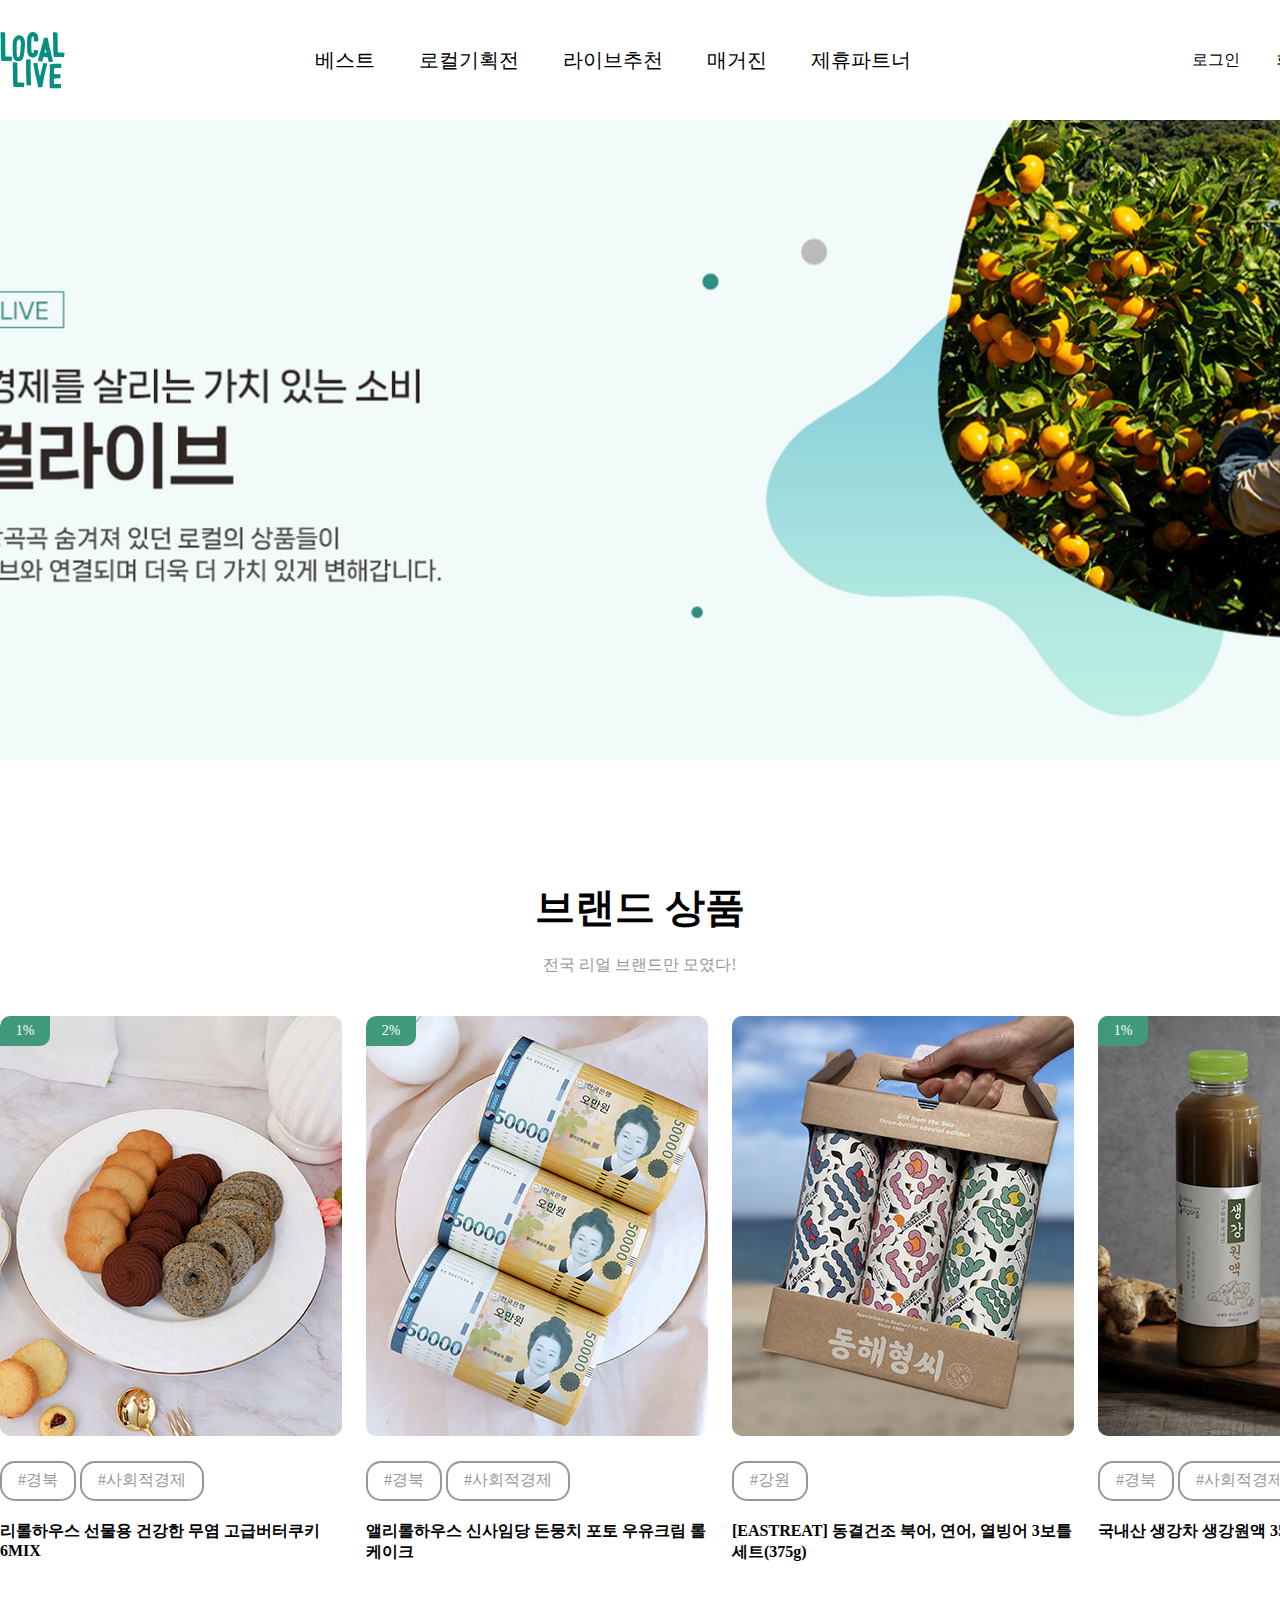
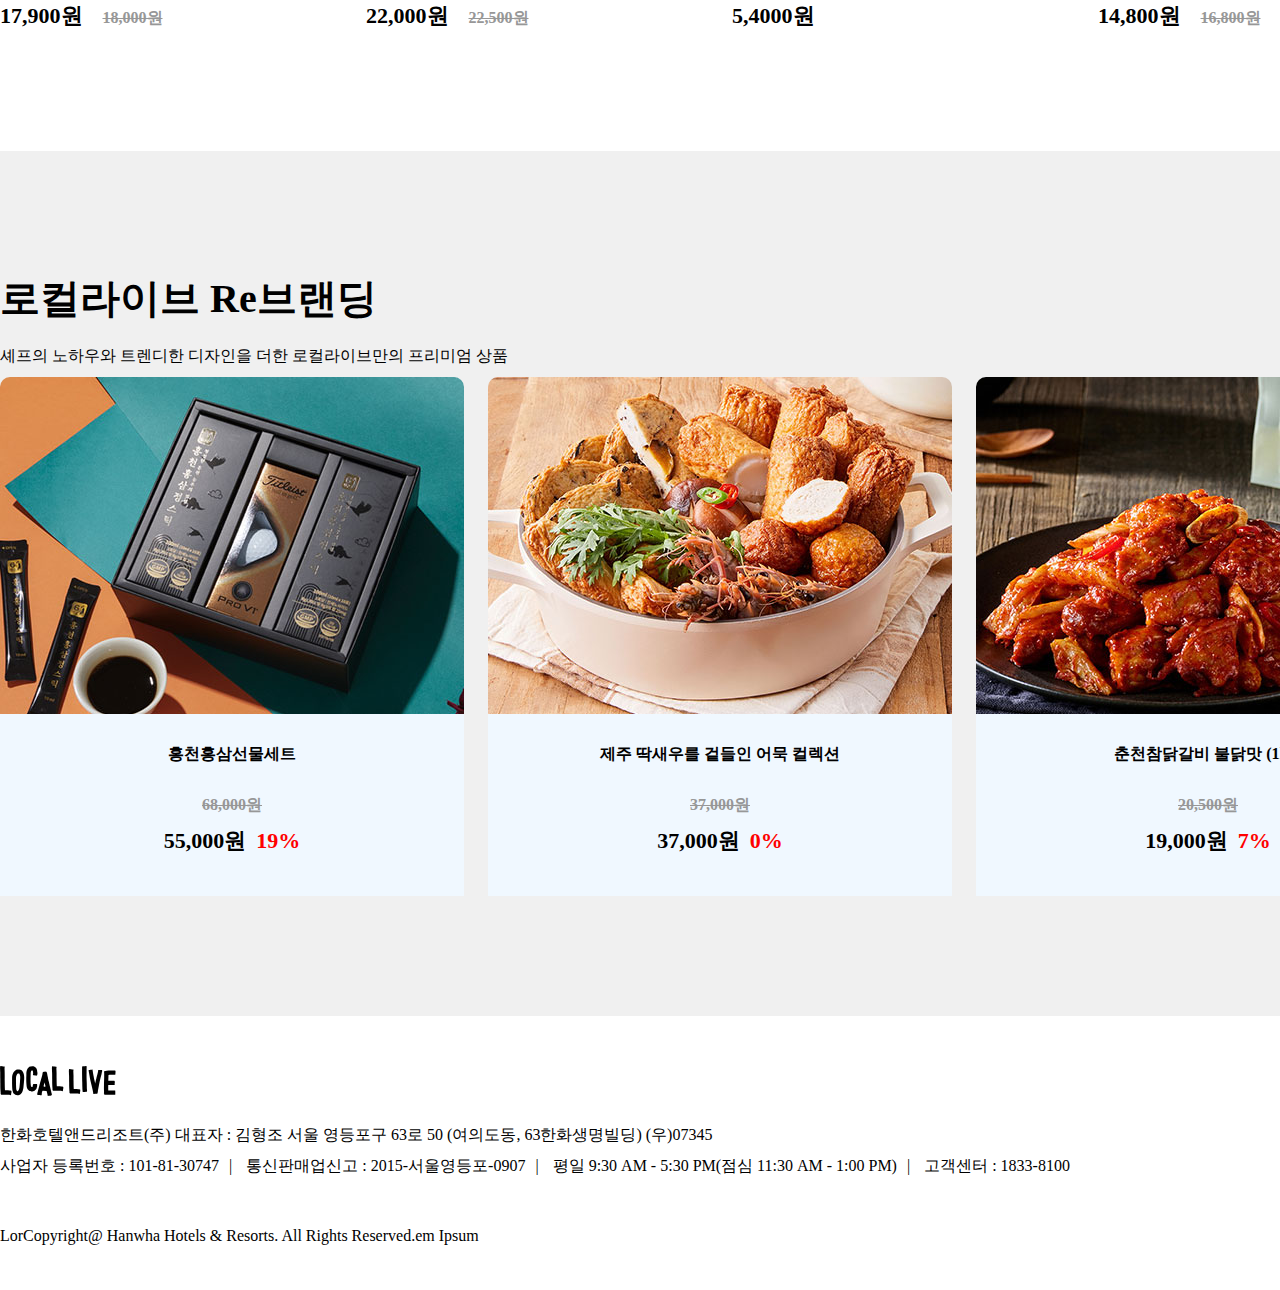
<file: sub/LocalLive/로컬라이브.html>
<!DOCTYPE html>
<html lang="ko">

<head>
    <meta charset="UTF-8">
    <meta http-equiv="X-UA-Compatible" content="IE=edge">
    <meta name="viewport" content="width=device-width, initial-scale=1.0">
    <title>로컬라이브</title>
    <link href="css/header.css" rel="stylesheet" </head>
    <link href="css/main.css" rel="stylesheet" </head>
    <link href="css/footer.css" rel="stylesheet" </head>

<body>
    <header>
        <nav>
            <a href="#">
                <img src="img/top_logo.svg" alt="로컬라이브" />
            </a>
            <div class="menu">
                <ul>
                    <li><a href="#">베스트</a></li>
                    <li><a href="#">로컬기획전</a></li>
                    <li><a href="#">라이브추천</a></li>
                    <li><a href="#">매거진</a></li>
                    <li><a href="#">제휴파트너</a></li>

                </ul>
            </div>
            <div class="user">
                <ul>
                    <li><a href="#">로그인</a></li>
                    <li><a href="#">회원가입</a></li>
                    <li><a href="#">고객센터</a></li>

                </ul>
            </div>
        </nav>
    </header>
    <main>
        <section class="main_visual">
            <img src="img/main_visual.jpg" alt="메인비주얼" />
        </section><!-- .main_visual end -->
        <section class="cont01">
            <h2>브랜드 상품</h2>
            <p>전국 리얼 브랜드만 모였다!</p>
            <div class="list">
                <div class="item">
                    <figure>
                        <img src="img/img01.jpg" alt="리롤하우스 선물용 건강한 무염 고급
                        버터쿠키 6MIX" />
                        <p>1%</p>
                    </figure>
                    <div>
                        <ul>
                            <li>#경북</li>
                            <li>#사회적경제</li>
                        </ul>
                        <h4>리롤하우스 선물용 건강한 무염 고급버터쿠키 6MIX</h4>
                        <strong>17,900원<span>18,000원</span></strong>
                    </div>
                </div><!-- .item end -->
                <div class="item">
                    <figure>
                        <img src="img/img02.jpg" alt="앨리롤하우스 신사임당 돈뭉치 포토
                        우유크림 롤케이크" />
                        <p>2%</p>
                    </figure>
                    <div>
                        <ul>
                            <li>#경북</li>
                            <li>#사회적경제</li>
                        </ul>
                        <h4>앨리롤하우스 신사임당 돈뭉치 포토
                            우유크림 롤케이크</h4>
                        <strong>22,000원<span>22,500원</span></strong>
                    </div>
                </div><!-- .item end -->
                <div class="item">
                    <figure>
                        <img src="img/img03.jpg" alt="[EASTREAT] 동결건조 북어, 연어, 열빙어
                        3보틀세트(375g)" />
                    </figure>
                    <div>
                        <ul>
                            <li>#강원</li>
                        </ul>
                        <h4>[EASTREAT] 동결건조 북어, 연어, 열빙어
                            3보틀세트(375g)</h4>
                        <strong>5,4000원</strong>
                    </div>
                </div><!-- .item end -->
                <div class="item">
                    <figure>
                        <img src="img/img04.jpg" alt="국내산 생강차 생강원액 350ml" />
                        <p>1%</p>
                    </figure>
                    <div>
                        <ul>
                            <li>#경북</li>
                            <li>#사회적경제</li>
                        </ul>
                        <h4>국내산 생강차 생강원액 350ml</h4>
                        <strong>14,800원<span>16,800원</span></strong>
                    </div>
                </div><!-- .item end -->
            </div><!-- .list end -->
        </section><!-- .cont01 end -->
        <section class="cont02">
            <h2>로컬라이브 Re브랜딩</h2>
            <P>셰프의 노하우와 트렌디한 디자인을 더한 로컬라이브만의 프리미엄 상품</P>
            <div class="list">
                <div class="item">

                    <img src="img/img05.jpg" alt="홍천홍삼선물세트" />

                    <div>
                        <h4>홍천홍삼선물세트</h4>
                        <strong>68,000원</strong>
                        <strong>55,000원<span>19%</span></strong>
                    </div>
                </div><!-- .item end -->
                <div class="item">

                    <img src="img/img06.jpg" alt="제주 딱새우를 겉들인 어묵 컬렉션" />

                    <div>
                        <h4>제주 딱새우를 겉들인 어묵 컬렉션</h4>
                        <strong>37,000원</strong>
                        <strong>37,000원<span>0%</span></strong>
                    </div>
                </div><!-- .item end -->
                <div class="item">

                    <img src="img/img07.jpg" alt="춘천참닭갈비 불닭맛 (1kg)" />

                    <div>
                        <h4>춘천참닭갈비 불닭맛 (1kg)</h4>
                        <strong>20,500원</strong>
                        <strong>19,000원<span>7%</span></strong>
                    </div>
                </div><!-- .item end -->
            </div><!-- .list end -->
        </section><!-- .cont02 -->
    </main>
    <footer>
        <div class="fot">
            <img src="img/btm_logo.svg" alt="btlogo" />
            <p>한화호텔앤드리조트(주) 대표자 : 김형조 서울 영등포구 63로 50 (여의도동, 63한화생명빌딩) (우)07345</p>
            <ul>
                <li>사업자 등록번호 : 101-81-30747<span>|</span></li>
                <li>통신판매업신고 : 2015-서울영등포-0907<span>|</span></li>
                <li>평일 9:30 AM - 5:30 PM(점심 11:30 AM - 1:00 PM)<span>|</span></li>
                <li>고객센터 : 1833-8100</li>
            </ul>
            <p>LorCopyright@ Hanwha Hotels & Resorts. All Rights Reserved.em Ipsum</p>
        </div><!-- .fot end -->
    </footer>

</body>

</html>
</file>
<file: sub/LocalLive/css/header.css>
@charset "utf-8";

* {
    margin: 0;
    padding: 0;
}

li {
    list-style: none;
}

a {
    text-decoration: none;
    color: inherit;
}
header {
    height: 120px;
    
    width: 1440px;
    margin: 0 auto;
    line-height: 120px;
}

header nav {
    height: 120px;
    display: flex;
    justify-content: space-between;
    
}


header nav a img {
    width: 65px;
    height: 57px;
    margin-top: 32px;
}

header nav ul {
    height: 100%;
}
header nav ul li {
    display: inline;
    font-size: 20px;
}

header nav .menu {
    height: 100%;
}

header nav .user {
    height: 100%;
}
header nav .menu ul li {
    padding: 0 20px;
}
header nav .user ul li {
    font-size: 16px;
    padding-left: 32px; 
}
</file>
<file: sub/LocalLive/css/main.css>
@charset "utf-8";
/* @charset "utf-8"; 작성 */

/* 웹폰트 연결 */
* {
    margin: 0;
    padding: 0;
}

li {
    list-style: none;
}

a {
    text-decoration: none;
    color: inherit;
}

main .main_visual {
    margin-bottom: 120px;
    height: 640px;
}

main .main_visual img {   
        width: 100%;
        height: 100%;
        object-fit: cover;
}

main .cont01 h2 {
    text-align: center;
    margin-bottom: 20px;
    font-size: 40px;
}

main .cont01 p {
    text-align: center;
    color: #979797;
    margin-bottom: 40px;
}

main .cont01 .list {
    width: 1440px;
    margin: 0 auto;
    display: flex;
    justify-content: space-between;
}

main .cont01 .list .item figure{
    width: 342px;
    height: 420px;
    border-radius: 10px;
    overflow: hidden;
    position: relative;
}

main .cont01 .list .item figure p {
    font-size: 14px;
    position: absolute;
    top: 0;
    left: 0;
    width: 50px;
    height: 30px;
    color: #fff;
    background-color: rgb(65, 153, 124);
    border-radius: 10px 0;
    line-height: 30px;
    text-align: center;
}

main .cont01 .list .item div strong{
    font-size: 22px;
}

main .cont01 .list .item div strong span {
    font-size: 16px;
    color: #979797;
    margin-left: 20px;
    text-decoration: line-through;
    /* text-decoration: line-through; 글자 취소선 */
}

main .cont01 .list .item div ul li {
    margin-top: 25px;
    display: inline-block;
    border: 2px solid #979797;
    border-radius: 15px;
    color: #979797;
    padding: 7px 16px 8px;
}
main .cont01 .list .item div {
    width: 342px;
    margin-bottom: 120px;
}

main .cont01 .list .item div h4 {
    height: 80px;
    margin-top: 20px;
}

main .cont02 {
    padding: 120px 0;
    background-color: #f0f0f0;
}

main .cont02 h2 {
    width: 1440px;
    margin: 0 auto;
    font-size: 40px;
    padding-bottom: 20px;
}
main .cont02 p {
    width: 1440px;
    margin: 0 auto;
   
}

main .cont02 .list {
    width: 1440px;
    margin: 0 auto;
    display: flex;
    justify-content: space-between;
    box-sizing: border-box;
}

main .cont02 .list .item{
    width: 464px;
    padding-top: 10px;
    box-sizing: border-box;

}

main .cont02 .list .item img{
    border-radius: 10px 10px 0 0;
    overflow: hidden;
    object-fit: cover;
    box-sizing: border-box;
    display: block;
}

main .cont02 .list .item div {
    text-align: center;
    background-color: aliceblue;
    padding: 30px 0 40px;
}

main .cont02 .list .item div h4 {
    padding-bottom: 30px;
}
main .cont02 .list .item div strong {
    display: block;
    font-size: 22px;
}
main .cont02 .list .item div strong:nth-of-type(1) {
    font-size: 16px;
    padding-bottom: 10px;
    color:#979797;
    text-decoration: line-through;
}
main .cont02 .list .item div strong span {
    color: #ff0000;
    margin-left: 10px;
}
</file>
<file: sub/LocalLive/css/footer.css>
@charset "utf-8";

* {
    margin: 0;
    padding: 0;
}

footer .fot {
    width: 1440px;
    margin: 0 auto;
    margin-top: 50px;

}

footer .fot img{
    margin-bottom: 25px;
}

footer .fot p {
    margin-bottom: 10px;
}

footer .fot ul li {
    display: inline-block;
    margin-bottom: 50px;
}

footer .fot ul span {
    display: inline;
    padding: 0 10px;
}

footer .fot p:nth-of-type(2) {
    margin-bottom: 45px;
}
</file>
